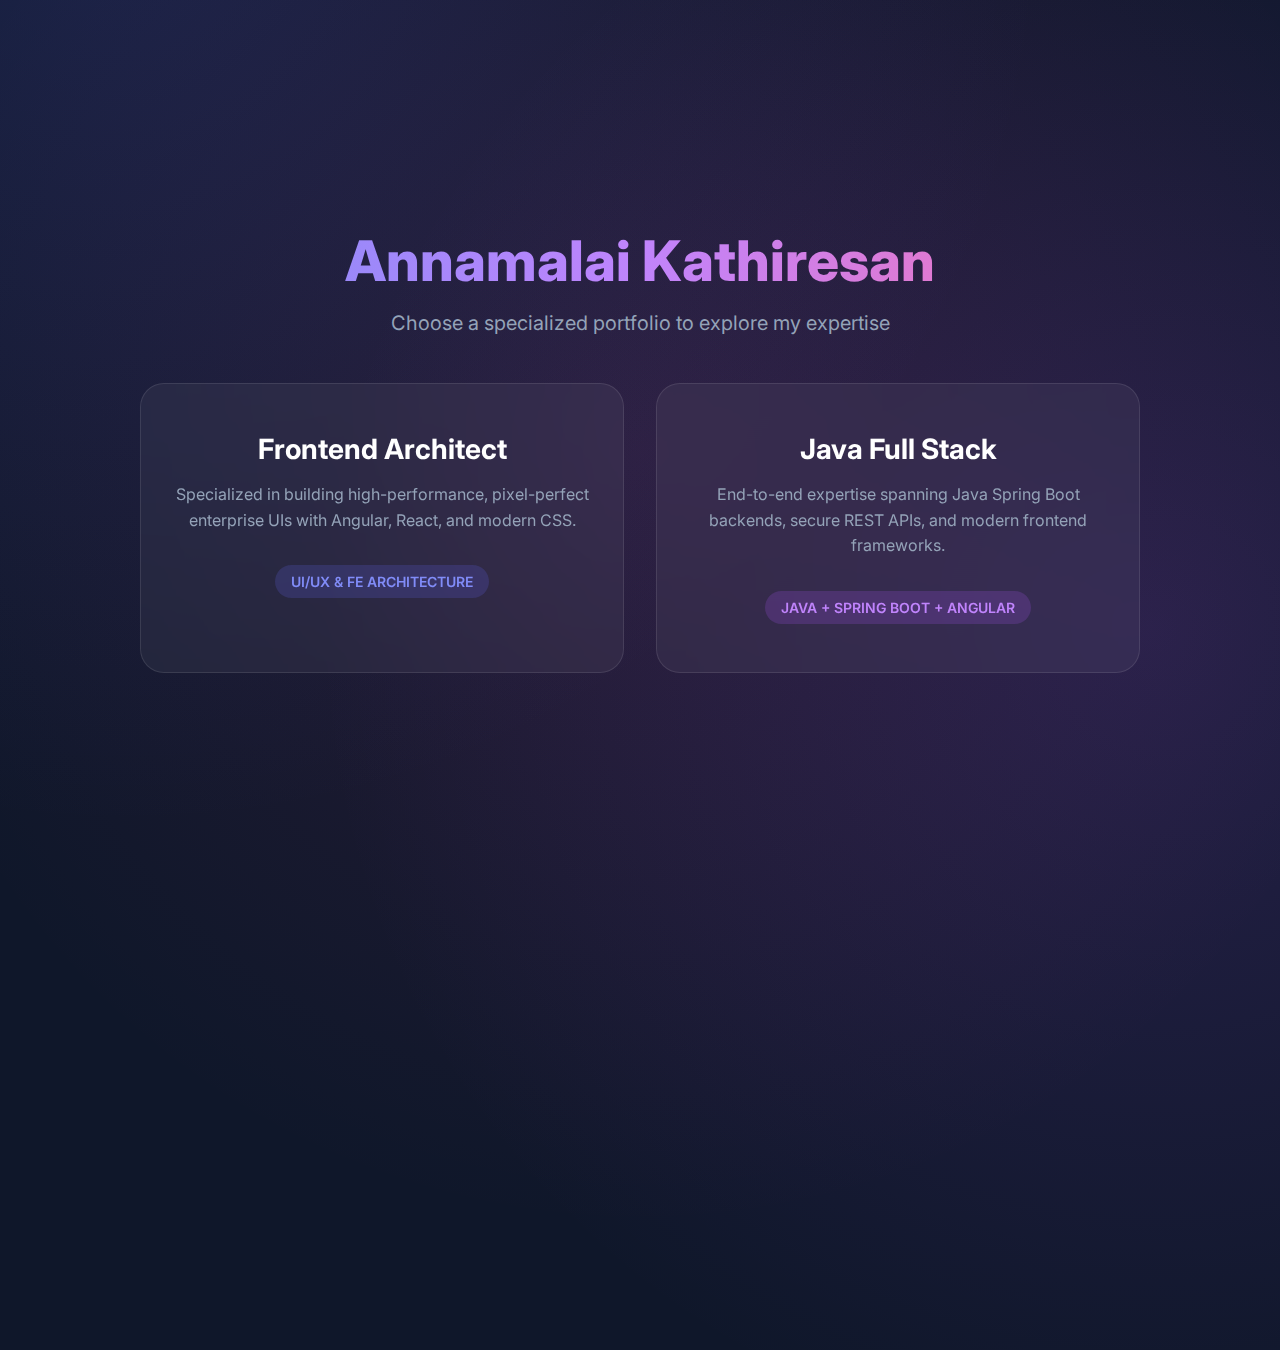
<file: index.html>
<!DOCTYPE html>
<html lang="en">

<head>
  <meta charset="UTF-8">
  <meta name="viewport" content="width=device-width, initial-scale=1.0">
  <title>Annamalai Kathiresan | Portfolio Selection</title>
  <link rel="stylesheet" href="landing.css">
  <link rel="preconnect" href="https://fonts.googleapis.com">
  <link rel="preconnect" href="https://fonts.gstatic.com" crossorigin>
  <link href="https://fonts.googleapis.com/css2?family=Inter:wght@400;600;800&display=swap" rel="stylesheet">
</head>

<body>
  <div class="container">
    <h1>Annamalai Kathiresan</h1>
    <p class="subtitle">Choose a specialized portfolio to explore my expertise</p>

    <div class="portfolio-grid">
      <!-- Frontend Portfolio -->
      <a href="frontend.html" class="card frontend">
        <h2>Frontend Architect</h2>
        <p>Specialized in building high-performance, pixel-perfect enterprise UIs with Angular, React, and modern CSS.
        </p>
        <div class="badge">UI/UX & FE ARCHITECTURE</div>
      </a>

      <!-- Full Stack Portfolio -->
      <a href="fullstack.html" class="card fullstack">
        <h2>Java Full Stack</h2>
        <p>End-to-end expertise spanning Java Spring Boot backends, secure REST APIs, and modern frontend frameworks.
        </p>
        <div class="badge">JAVA + SPRING BOOT + ANGULAR</div>
      </a>
    </div>
  </div>
</body>

</html>
</file>
<file: landing.css>
:root {
    --primary: #6366f1;
    --secondary: #a855f7;
    --accent: #ec4899;
    --bg-dark: #0f172a;
    --glass: rgba(255, 255, 255, 0.05);
    --glass-border: rgba(255, 255, 255, 0.1);
}

* {
    margin: 0;
    padding: 0;
    box-sizing: border-box;
    font-family: 'Inter', -apple-system, BlinkMacSystemFont, "Segoe UI", Roboto, sans-serif;
}

body {
    background: var(--bg-dark);
    color: white;
    min-height: 100vh;
    display: flex;
    align-items: center;
    justify-content: center;
    overflow: hidden;
    position: relative;
}

/* Animated Mesh Gradient Background */
body::before {
    content: '';
    position: absolute;
    width: 200%;
    height: 200%;
    background: radial-gradient(circle at 30% 20%, rgba(99, 102, 241, 0.15) 0%, transparent 40%),
        radial-gradient(circle at 70% 60%, rgba(168, 85, 247, 0.15) 0%, transparent 40%),
        radial-gradient(circle at 50% 50%, rgba(236, 72, 153, 0.1) 0%, transparent 50%);
    z-index: -1;
    animation: rotate 20s linear infinite;
}

@keyframes rotate {
    from {
        transform: translate(-25%, -25%) rotate(0deg);
    }

    to {
        transform: translate(-25%, -25%) rotate(360deg);
    }
}

.container {
    max-width: 1000px;
    width: 90%;
    text-align: center;
    z-index: 1;
}

h1 {
    font-size: 3.5rem;
    font-weight: 800;
    margin-bottom: 1rem;
    background: linear-gradient(to right, #818cf8, #c084fc, #f472b6);
    -webkit-background-clip: text;
    -webkit-text-fill-color: transparent;
    animation: fadeInDown 1s ease-out;
}

p.subtitle {
    font-size: 1.25rem;
    color: #94a3b8;
    margin-bottom: 3rem;
    animation: fadeInUp 1s ease-out 0.2s backwards;
}

.portfolio-grid {
    display: grid;
    grid-template-columns: repeat(auto-fit, minmax(300px, 1fr));
    gap: 2rem;
    animation: scaleIn 0.8s ease-out 0.4s backwards;
}

.card {
    background: var(--glass);
    backdrop-filter: blur(12px);
    -webkit-backdrop-filter: blur(12px);
    border: 1px solid var(--glass-border);
    border-radius: 24px;
    padding: 3rem 2rem;
    transition: all 0.4s cubic-bezier(0.4, 0, 0.2, 1);
    cursor: pointer;
    text-decoration: none;
    color: white;
    display: flex;
    flex-direction: column;
    align-items: center;
    position: relative;
    overflow: hidden;
}

.card::before {
    content: '';
    position: absolute;
    top: 0;
    left: 0;
    width: 100%;
    height: 100%;
    background: linear-gradient(45deg, transparent, rgba(255, 255, 255, 0.05), transparent);
    transform: translateX(-100%);
    transition: 0.6s;
}

.card:hover::before {
    transform: translateX(100%);
}

.card:hover {
    transform: translateY(-10px);
    background: rgba(255, 255, 255, 0.08);
    border-color: rgba(255, 255, 255, 0.2);
    box-shadow: 0 20px 40px rgba(0, 0, 0, 0.3);
}

.icon {
    font-size: 3rem;
    margin-bottom: 1.5rem;
    filter: drop-shadow(0 0 10px rgba(99, 102, 241, 0.5));
}

.card h2 {
    font-size: 1.75rem;
    margin-bottom: 1rem;
}

.card p {
    color: #94a3b8;
    line-height: 1.6;
    margin-bottom: 2rem;
}

.badge {
    padding: 0.5rem 1rem;
    border-radius: 99px;
    font-size: 0.875rem;
    font-weight: 600;
    background: rgba(99, 102, 241, 0.2);
    color: #818cf8;
}

.fullstack .badge {
    background: rgba(168, 85, 247, 0.2);
    color: #c084fc;
}

@keyframes fadeInDown {
    from {
        opacity: 0;
        transform: translateY(-30px);
    }

    to {
        opacity: 1;
        transform: translateY(0);
    }
}

@keyframes fadeInUp {
    from {
        opacity: 0;
        transform: translateY(30px);
    }

    to {
        opacity: 1;
        transform: translateY(0);
    }
}

@keyframes scaleIn {
    from {
        opacity: 0;
        transform: scale(0.9);
    }

    to {
        opacity: 1;
        transform: scale(1);
    }
}

@media (max-width: 768px) {
    h1 {
        font-size: 2.5rem;
    }

    .portfolio-grid {
        grid-template-columns: 1fr;
    }
}
</file>
